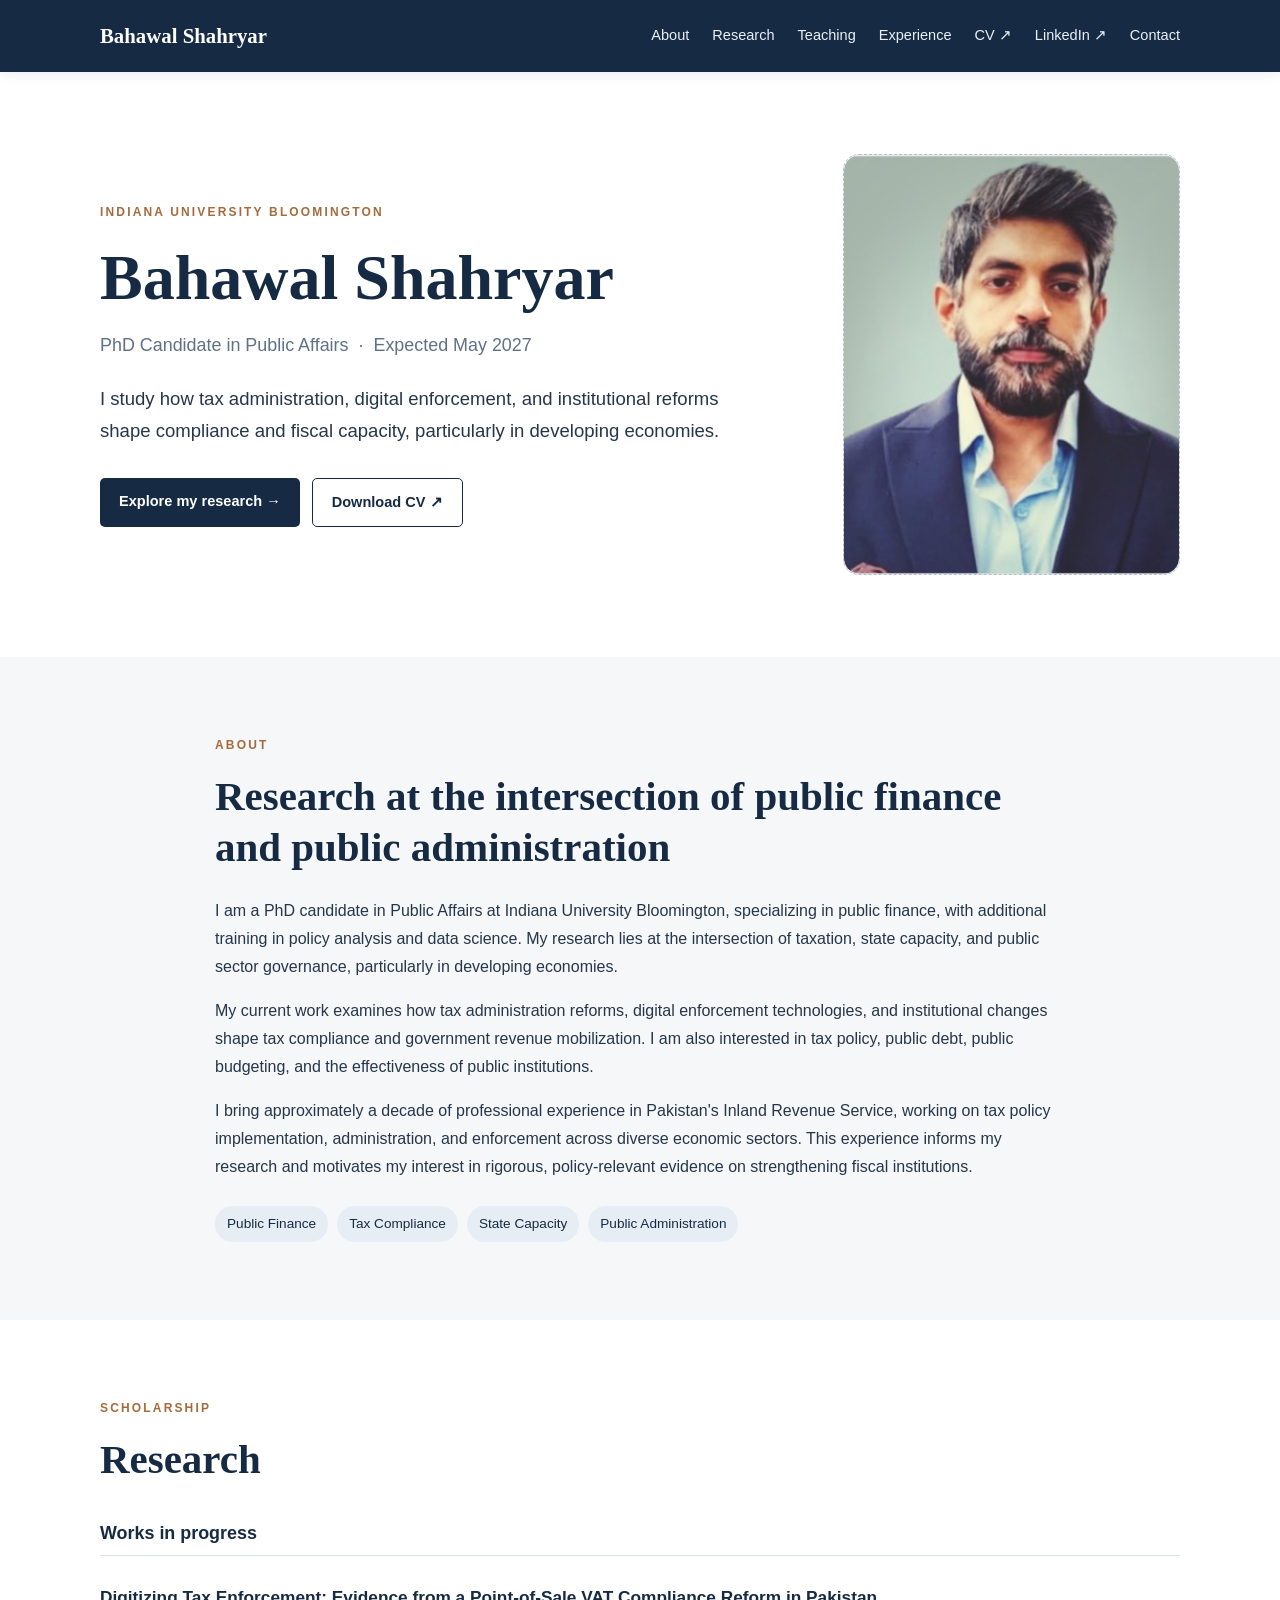
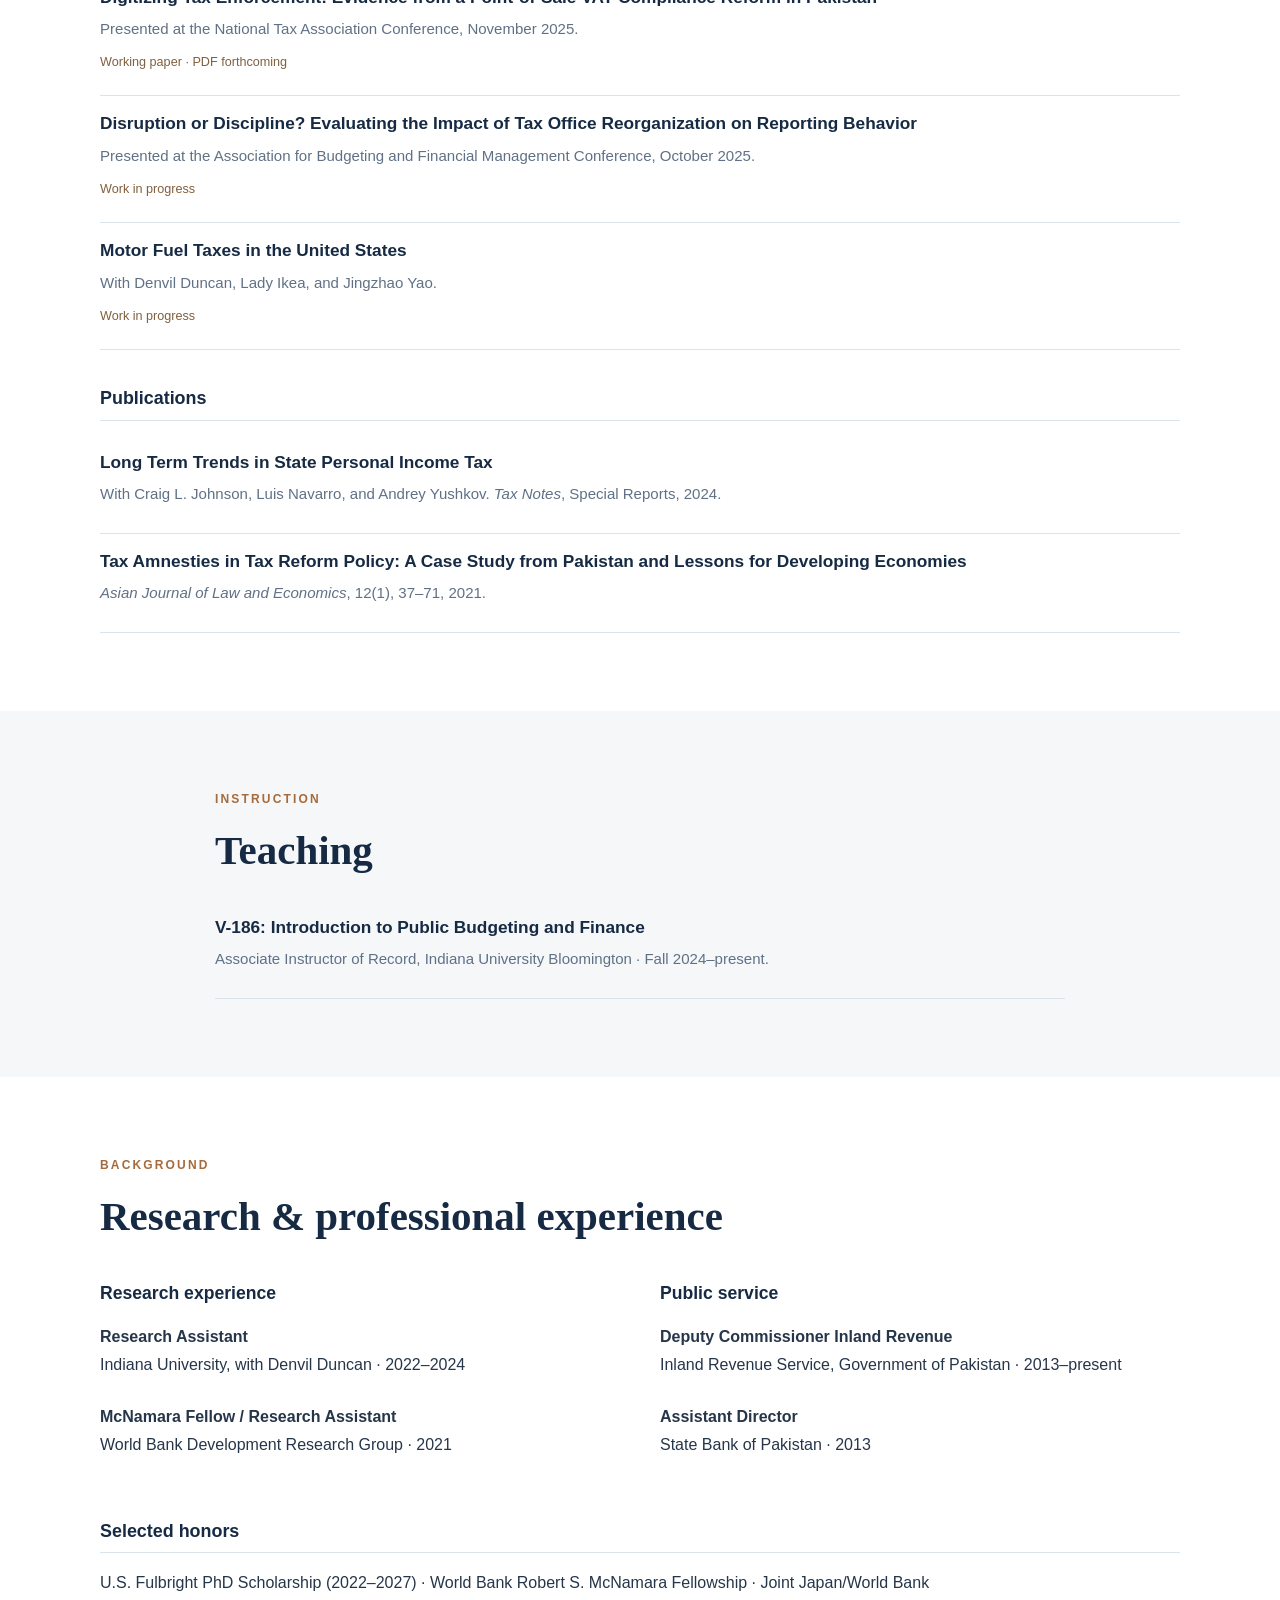
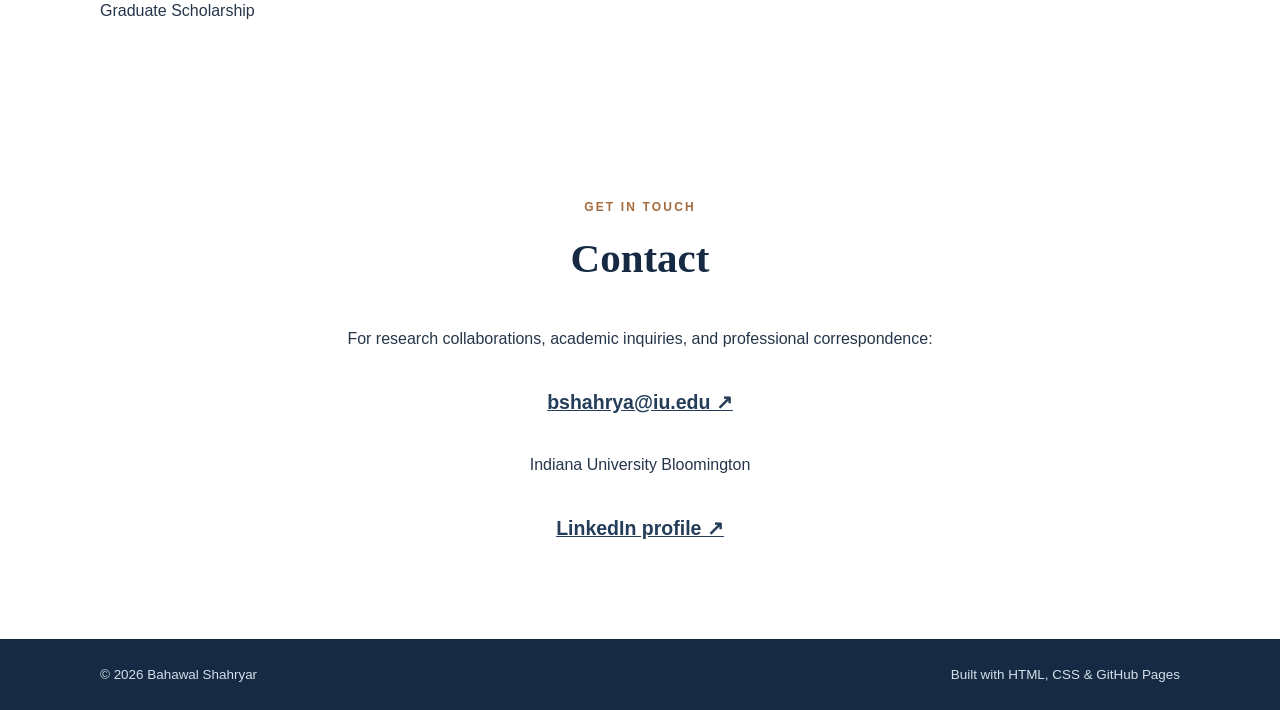
<file: index.html>
<!doctype html>
<html lang="en">
<head>
  <meta charset="utf-8">
  <meta name="viewport" content="width=device-width, initial-scale=1">
  <meta name="description" content="Bahawal Shahryar, PhD Candidate in Public Affairs at Indiana University Bloomington. Research in public finance, tax compliance, and state capacity.">
  <title>Bahawal Shahryar | Indiana University</title>
  <link rel="stylesheet" href="style.css">
  <script src="script.js" defer></script>
</head>
<body>
  <header class="site-header">
    <nav class="nav container" aria-label="Main navigation">
      <a class="brand" href="#home">Bahawal Shahryar</a>
      <button class="menu-toggle" type="button" aria-expanded="false" aria-controls="nav-links">Menu ☰</button>
      <div class="nav-links" id="nav-links">
        <a href="#about">About</a><a href="#research">Research</a><a href="#teaching">Teaching</a><a href="#experience">Experience</a><a href="assets/academic-cv.pdf" target="_blank" rel="noopener">CV ↗</a><a href="https://www.linkedin.com/in/bahawal-shahryar-b8bb53a/" target="_blank" rel="noopener noreferrer">LinkedIn ↗</a><a href="#contact">Contact</a>
      </div>
    </nav>
  </header>
  <main id="home">
    <section class="hero container">
      <div class="hero-copy">
        <p class="eyebrow">Indiana University Bloomington</p>
        <h1>Bahawal Shahryar</h1>
        <p class="subtitle">PhD Candidate in Public Affairs <span class="dot">·</span> Expected May 2027</p>
        <p class="hero-summary">I study how tax administration, digital enforcement, and institutional reforms shape compliance and fiscal capacity, particularly in developing economies.</p>
        <div class="actions"><a class="button primary" href="#research">Explore my research →</a><a class="button secondary" href="assets/academic-cv.pdf" target="_blank" rel="noopener">Download CV ↗</a></div>
      </div>
     <div class="portrait">
    <img src="assets/profile.jpg"
         alt="Bahawal Shahryar"
         class="profile-photo">
</div>
    </section>
    <section class="section section-alt" id="about"><div class="container narrow"><p class="eyebrow">About</p><h2>Research at the intersection of public finance and public administration</h2><p>I am a PhD candidate in Public Affairs at Indiana University Bloomington, specializing in public finance, with additional training in policy analysis and data science. My research lies at the intersection of taxation, state capacity, and public sector governance, particularly in developing economies.</p><p>My current work examines how tax administration reforms, digital enforcement technologies, and institutional changes shape tax compliance and government revenue mobilization. I am also interested in tax policy, public debt, public budgeting, and the effectiveness of public institutions.</p><p>I bring approximately a decade of professional experience in Pakistan's Inland Revenue Service, working on tax policy implementation, administration, and enforcement across diverse economic sectors. This experience informs my research and motivates my interest in rigorous, policy-relevant evidence on strengthening fiscal institutions.</p><div class="tags"><span>Public Finance</span><span>Tax Compliance</span><span>State Capacity</span><span>Public Administration</span></div></div></section>
    <section class="section" id="research"><div class="container"><p class="eyebrow">Scholarship</p><h2>Research</h2><h3 class="group-title">Works in progress</h3><div class="paper"><h4>Digitizing Tax Enforcement: Evidence from a Point-of-Sale VAT Compliance Reform in Pakistan</h4><p>Presented at the National Tax Association Conference, November 2025.</p><span class="status">Working paper · PDF forthcoming</span></div><div class="paper"><h4>Disruption or Discipline? Evaluating the Impact of Tax Office Reorganization on Reporting Behavior</h4><p>Presented at the Association for Budgeting and Financial Management Conference, October 2025.</p><span class="status">Work in progress</span></div><div class="paper"><h4>Motor Fuel Taxes in the United States</h4><p>With Denvil Duncan, Lady Ikea, and Jingzhao Yao.</p><span class="status">Work in progress</span></div><h3 class="group-title">Publications</h3><div class="paper"><h4>Long Term Trends in State Personal Income Tax</h4><p>With Craig L. Johnson, Luis Navarro, and Andrey Yushkov. <em>Tax Notes</em>, Special Reports, 2024.</p></div><div class="paper"><h4>Tax Amnesties in Tax Reform Policy: A Case Study from Pakistan and Lessons for Developing Economies</h4><p><em>Asian Journal of Law and Economics</em>, 12(1), 37–71, 2021.</p></div></div></section>
    <section class="section section-alt" id="teaching"><div class="container narrow"><p class="eyebrow">Instruction</p><h2>Teaching</h2><div class="paper"><h4>V-186: Introduction to Public Budgeting and Finance</h4><p>Associate Instructor of Record, Indiana University Bloomington · Fall 2024–present.</p></div></div></section>
    <section class="section" id="experience"><div class="container"><p class="eyebrow">Background</p><h2>Research & professional experience</h2><div class="two-col"><div><h3>Research experience</h3><p><strong>Research Assistant</strong><br>Indiana University, with Denvil Duncan · 2022–2024</p><p><strong>McNamara Fellow / Research Assistant</strong><br>World Bank Development Research Group · 2021</p></div><div><h3>Public service</h3><p><strong>Deputy Commissioner Inland Revenue</strong><br>Inland Revenue Service, Government of Pakistan · 2013–present</p><p><strong>Assistant Director</strong><br>State Bank of Pakistan · 2013</p></div></div><h3 class="group-title">Selected honors</h3><p>U.S. Fulbright PhD Scholarship (2022–2027) · World Bank Robert S. McNamara Fellowship · Joint Japan/World Bank Graduate Scholarship</p></div></section>
    <section class="section contact-section" id="contact"><div class="container narrow"><p class="eyebrow">Get in touch</p><h2>Contact</h2><p>For research collaborations, academic inquiries, and professional correspondence:</p><p><a class="email-link" href="mailto:bshahrya@iu.edu">bshahrya@iu.edu ↗</a></p><p>Indiana University Bloomington</p><p><a class="email-link" href="https://www.linkedin.com/in/bahawal-shahryar-b8bb53a/" target="_blank" rel="noopener noreferrer">LinkedIn profile ↗</a></p></div></section>
  </main>
  <footer><div class="container footer-inner"><span>© <span id="year">2026</span> Bahawal Shahryar</span><span>Built with HTML, CSS & GitHub Pages</span></div></footer>
</body>
</html>
</file>
<file: style.css>
:root{--navy:#162b43;--navy2:#243e5a;--ink:#26364a;--muted:#607186;--bg:#fff;--soft:#f5f7f9;--line:#dce4eb;--accent:#a56b3c}*{box-sizing:border-box}html{scroll-behavior:smooth;scroll-padding-top:90px}body{margin:0;background:var(--bg);color:var(--ink);font-family:Arial,Helvetica,sans-serif;line-height:1.75}a{color:var(--navy2)}.container{width:min(1080px,calc(100% - 48px));margin:auto}.narrow{max-width:850px}.site-header{position:sticky;top:0;z-index:10;background:var(--navy);box-shadow:0 2px 12px #14233816}.nav{min-height:72px;display:flex;align-items:center;justify-content:space-between;gap:25px}.brand{font-family:Georgia,serif;font-size:1.3rem;font-weight:700;color:#fff;text-decoration:none}.nav-links{display:flex;align-items:center;gap:23px}.nav-links a{font-size:.91rem;color:#eaf0f6;text-decoration:none}.nav-links a:hover,.nav-links a:focus{color:#fff;text-decoration:underline;text-underline-offset:6px}.menu-toggle{display:none;background:transparent;border:1px solid #8999ab;color:#fff;padding:8px 12px;border-radius:5px;cursor:pointer}.hero{min-height:520px;display:grid;grid-template-columns:minmax(0,1.5fr) minmax(230px,.75fr);align-items:center;gap:70px;padding-top:82px;padding-bottom:82px}.eyebrow{text-transform:uppercase;letter-spacing:.18em;font-size:.75rem;font-weight:700;color:var(--accent);margin:0 0 15px}h1,h2,h3,h4{color:var(--navy);line-height:1.25}h1,h2{font-family:Georgia,'Times New Roman',serif}h1{font-size:clamp(2.7rem,5vw,4.3rem);margin:0 0 12px}h2{font-size:clamp(1.9rem,3.2vw,2.65rem);margin:0 0 24px}.subtitle{font-size:1.12rem;color:var(--muted);margin:0 0 22px}.dot{padding:0 5px}.hero-summary{max-width:650px;font-size:1.16rem;margin-bottom:30px}.actions{display:flex;gap:12px;flex-wrap:wrap}.button{display:inline-block;padding:11px 19px;border-radius:5px;text-decoration:none;font-weight:700;font-size:.91rem}.primary{background:var(--navy);color:#fff}.primary:hover{background:#294968}.secondary{border:1px solid var(--navy);color:var(--navy)}.secondary:hover{background:var(--soft)}.portrait{aspect-ratio:4/5;border:1px dashed #b5c2ce;background:linear-gradient(145deg,#f1f4f7,#e6ebf0);display:flex;align-items:center;justify-content:center;text-align:center;color:#75879b;border-radius:6px;font-size:1rem}.portrait small{font-size:.8rem}.section{padding:78px 0}.section-alt{background:var(--soft)}.section p{max-width:850px}.tags{display:flex;flex-wrap:wrap;gap:9px;margin-top:25px}.tags span{padding:6px 12px;background:#e6edf4;border-radius:30px;font-size:.85rem;color:var(--navy)}.group-title{font-size:1.12rem;margin:37px 0 14px;padding-bottom:10px;border-bottom:1px solid var(--line)}.paper{padding:17px 0 20px;border-bottom:1px solid var(--line)}.paper h4{font-size:1.08rem;margin:0 0 8px}.paper p{margin:0 0 5px;color:var(--muted);font-size:.94rem}.status{font-size:.79rem;color:#80603e}.two-col{display:grid;grid-template-columns:1fr 1fr;gap:40px}.two-col h3{font-size:1.1rem}.two-col p{margin-bottom:24px}.contact-section{text-align:center}.contact-section .container{display:flex;flex-direction:column;align-items:center}.email-link{font-size:1.22rem;font-weight:700}footer{background:var(--navy);color:#d5dfeb;padding:24px 0}.footer-inner{display:flex;justify-content:space-between;gap:15px;font-size:.84rem}@media(max-width:760px){.container{width:min(100% - 36px,1080px)}.nav{flex-wrap:wrap;min-height:64px;padding:12px 0}.menu-toggle{display:block}.nav-links{display:none;flex-basis:100%;flex-direction:column;align-items:flex-start;gap:0;padding:8px 0 12px}.nav-links.open{display:flex}.nav-links a{padding:8px 0}.hero{grid-template-columns:1fr;gap:30px;padding-top:55px;padding-bottom:55px}.portrait{width:min(260px,100%);grid-row:1}.section{padding:58px 0}.two-col{grid-template-columns:1fr;gap:12px}.footer-inner{flex-direction:column}.dot{display:none}.subtitle{line-height:1.5}}
.portrait {
    overflow: hidden;
    border-radius: 16px;
}

.profile-photo {
    display: block;
    width: 100%;
    height: 100%;
    object-fit: cover;
    object-position: center;
    border-radius: 16px;
}
</file>
